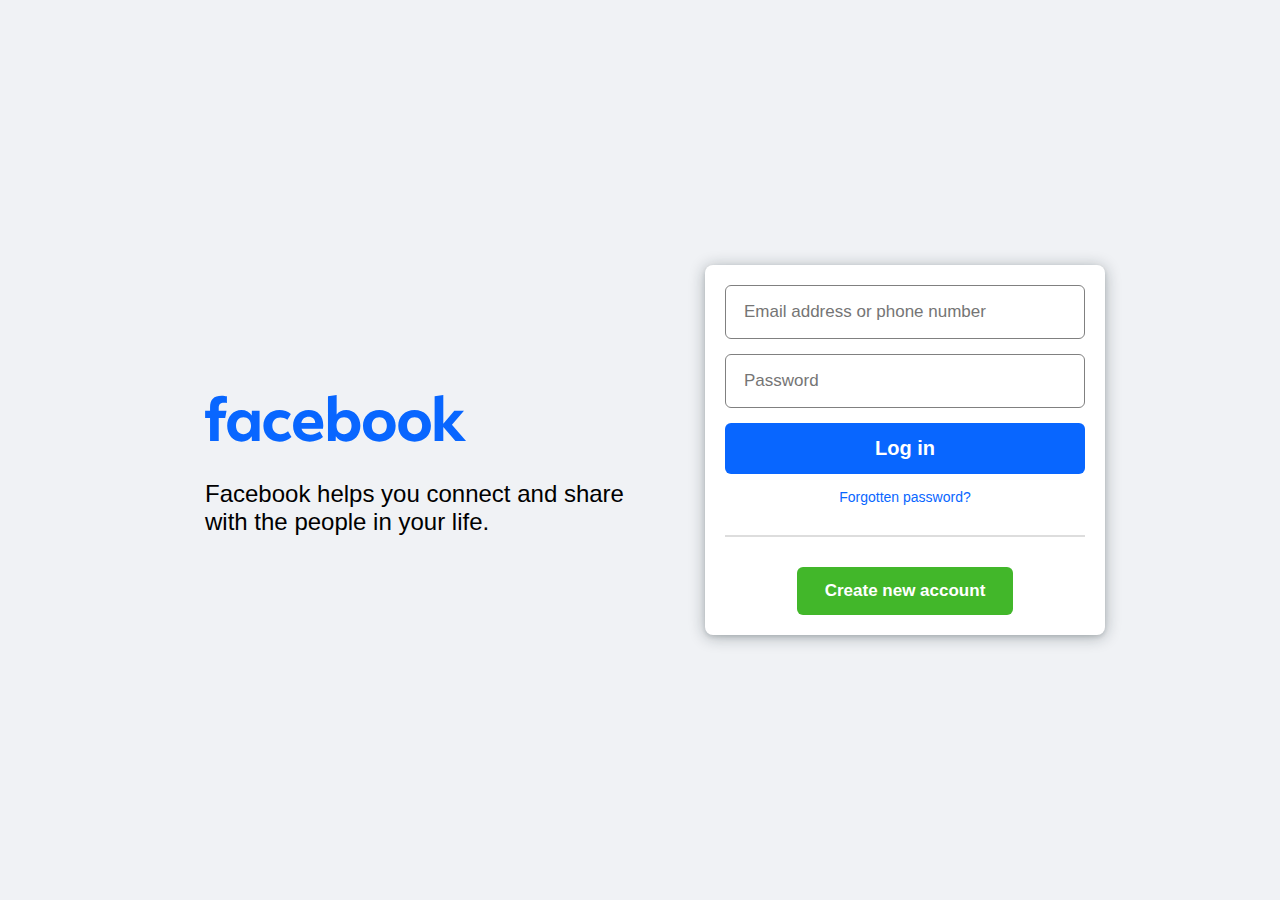
<file: index.html>
<!DOCTYPE html>
<html lang="en">
<head>
  <meta charset="UTF-8">
  <meta name="viewport" content="width=device-width, initial-scale=1.0">
  <title>clone</title>
  <link rel="stylesheet" href="style.css">
  <link rel="stylesheet" href="foam.html">
</head>
<body>
  <div class="container">
    
    
    <div class="box1">
      <img src="./4lCu2zih0ca (1).svg" alt="Facebook">
      <p>Facebook helps you connect and share with the people in your life.</p>
    </div>

    
    <div class="box2">
      <form>
        <input type="email" placeholder="Email address or phone number" class="main-email">
        <input type="password" placeholder="Password" class="main-password">

        <!-- <button class="btn">Log in</button> -->
        <a href="./dash.html" target="_blank " class="btn">Log in</a>

        <a href="#" class="forgot">Forgotten password?</a>
        <hr>
       <a href="./foam.html" target="_blank" class="new-account ">Create new account</a>

      </form>
    </div>
  </div>
</body>
</html>
</file>
<file: style.css>
* {
  margin: 0;
  padding: 0;
  box-sizing: border-box;
}

body {
  font-family: Arial, Helvetica, sans-serif;
  background: #f0f2f5;
}

.container {
  display: flex;
  justify-content: center;
  align-items: center;
  height: 100vh;
  gap: 50px;
}

.box1 img {
  height: 106px;
}

.box1 p {
  font-size: 24px;
  margin-top: 5px;
  margin-left: 30px;
  width: 450px;
}

.box2 {
  background: #fff;
  border-radius: 8px;
  box-shadow: rgba(14, 30, 37, 0.12) 0px 2px 4px, rgba(14, 30, 37, 0.32) 0px 2px 16px;
  width: 400px;
  display: flex;
  justify-content: center;
  padding: 20px;
}

form {
  display: flex;
  flex-direction: column;
  align-items: center;
  gap: 15px;
  width: 100%;
}

.main-email,
.main-password {
  padding: 16px 18px;
  width: 100%;
  font-size: 17px;
  border-radius: 6px;
  outline: none;
  border: 1px solid gray;
}

.main-email:focus,
.main-password:focus {
  border: 1px solid #0866ff;
}

.btn {
  width: 100%;
  padding: 14px 0;
  font-size: 20px;
  font-weight: bold;
  text-align: center;
  background: #0866ff;
  color: #fff;
  border: none;
  border-radius: 6px;
  cursor: pointer;
  text-decoration: none;
}
.btn:hover {
  background: #005ce6;
}

.forgot {
  font-size: 14px;
  color: #0866ff;
  text-decoration: none;
}
.forgot:hover {
  text-decoration: underline;
}

hr {
  width: 100%;
  margin: 15px 0;
  border: 1px solid #ddd;
}

.new-account {
  padding: 14px 0;
  width: 60%;
  font-size: 17px;
  font-weight: bold;
  text-align: center;
  background: #42b72a;
  color: #fff;
  border: none;
  border-radius: 6px;
  cursor: pointer;
  text-decoration: none;
}
.new-account:hover {
  background: #36a420;
}



@media (max-width: 992px) {
    .container {
        flex-direction: column; 
        gap: 30px;
        text-align: center;
    }

    .box1 p {
        font-size: 20px;
        
    }

    .box2 {
        width: 100%;
        max-width: 380px;
    }
}

@media (max-width: 480px) {
    .box1 img {
        height: 80px;
    }

    .box1 p {
        font-size: 18px;
        line-height: 26px;
        display: none;
    }

    .box2 input, .box2 button {
        font-size: 14px;
        padding: 10px;
    }  

}
</file>
